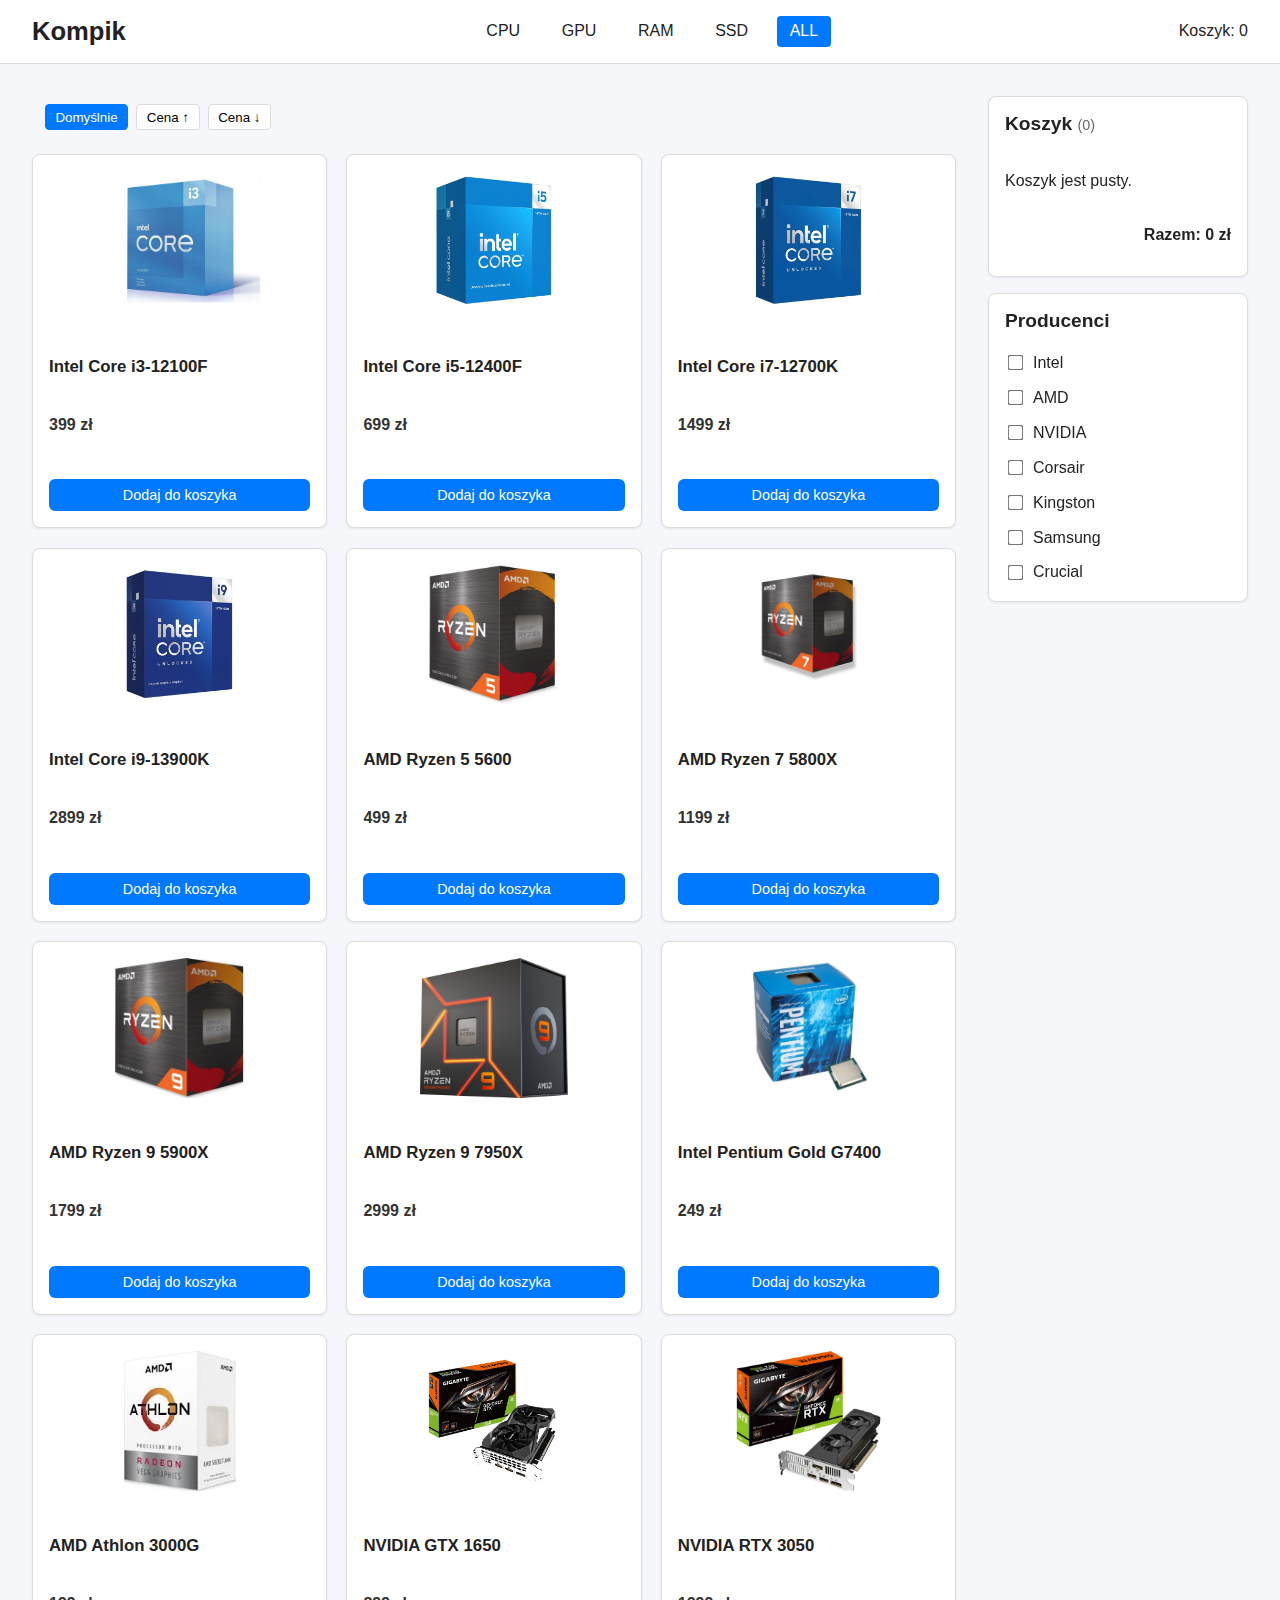
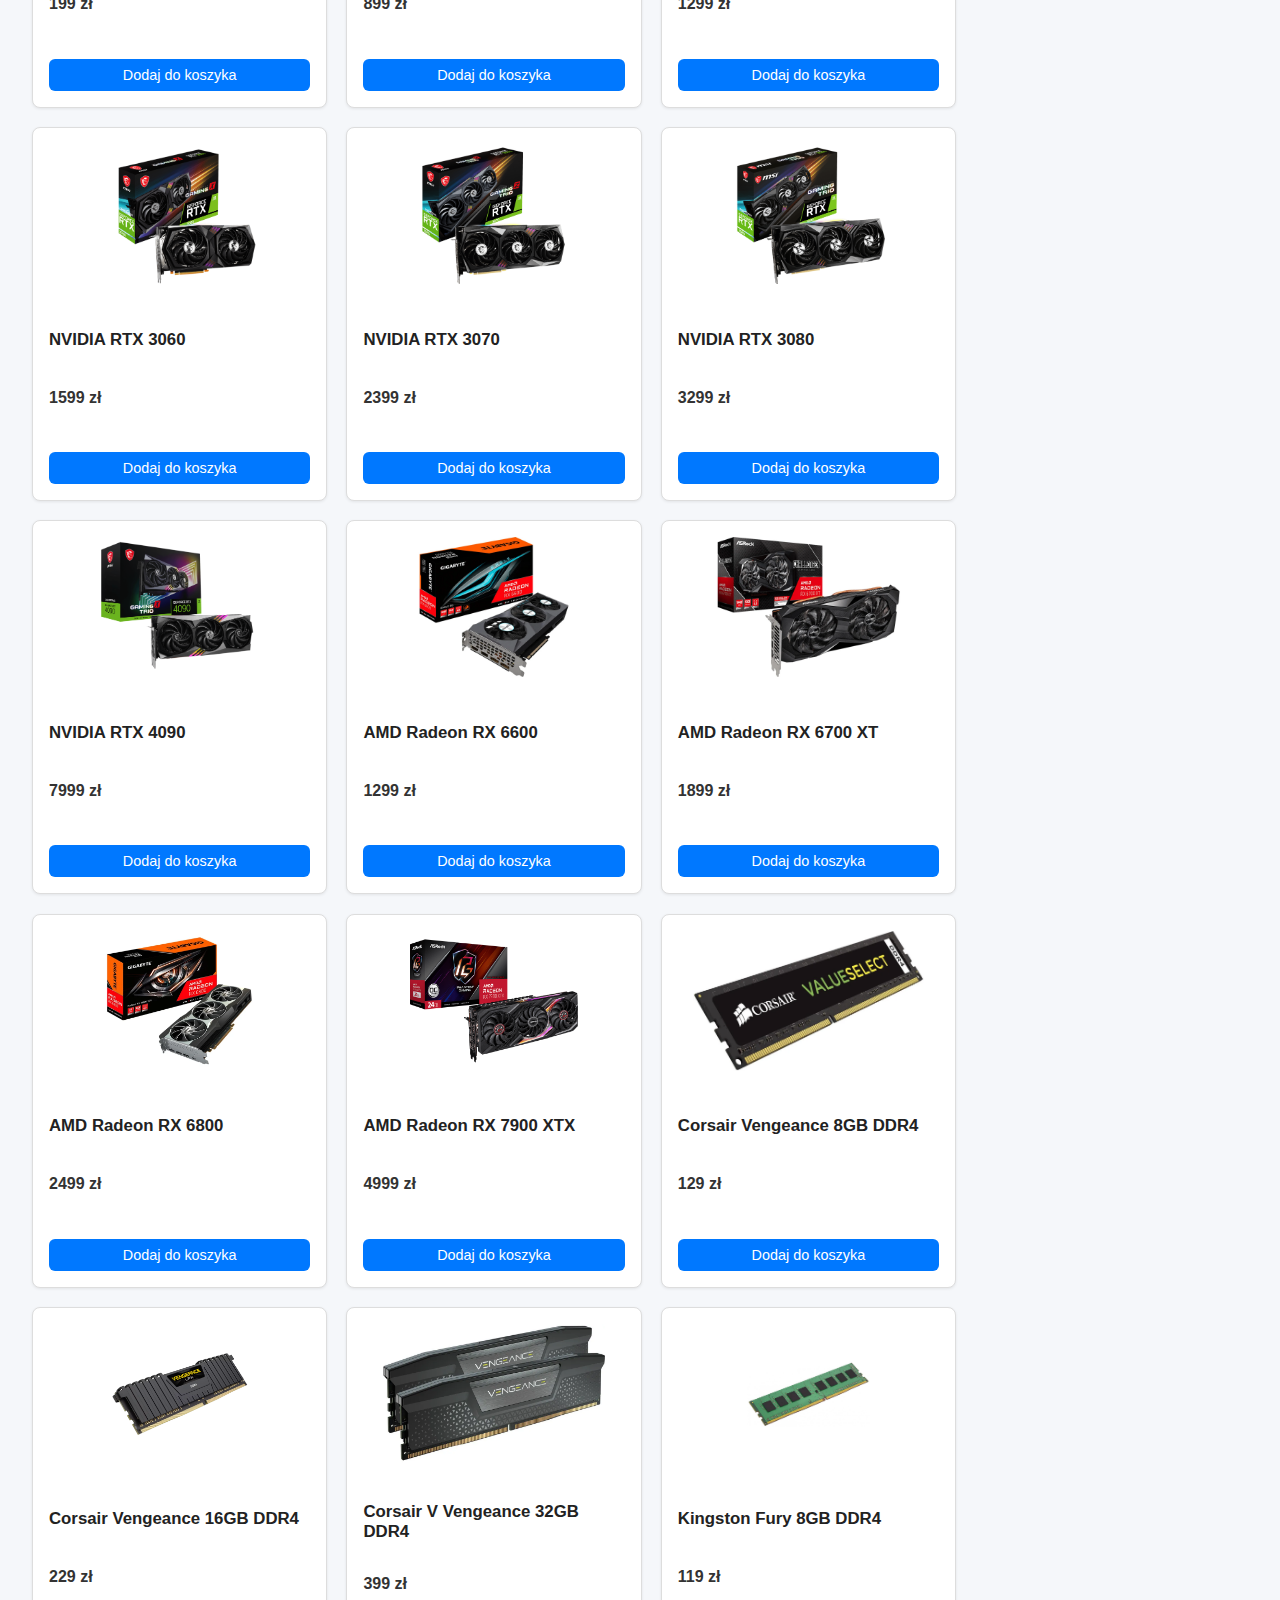
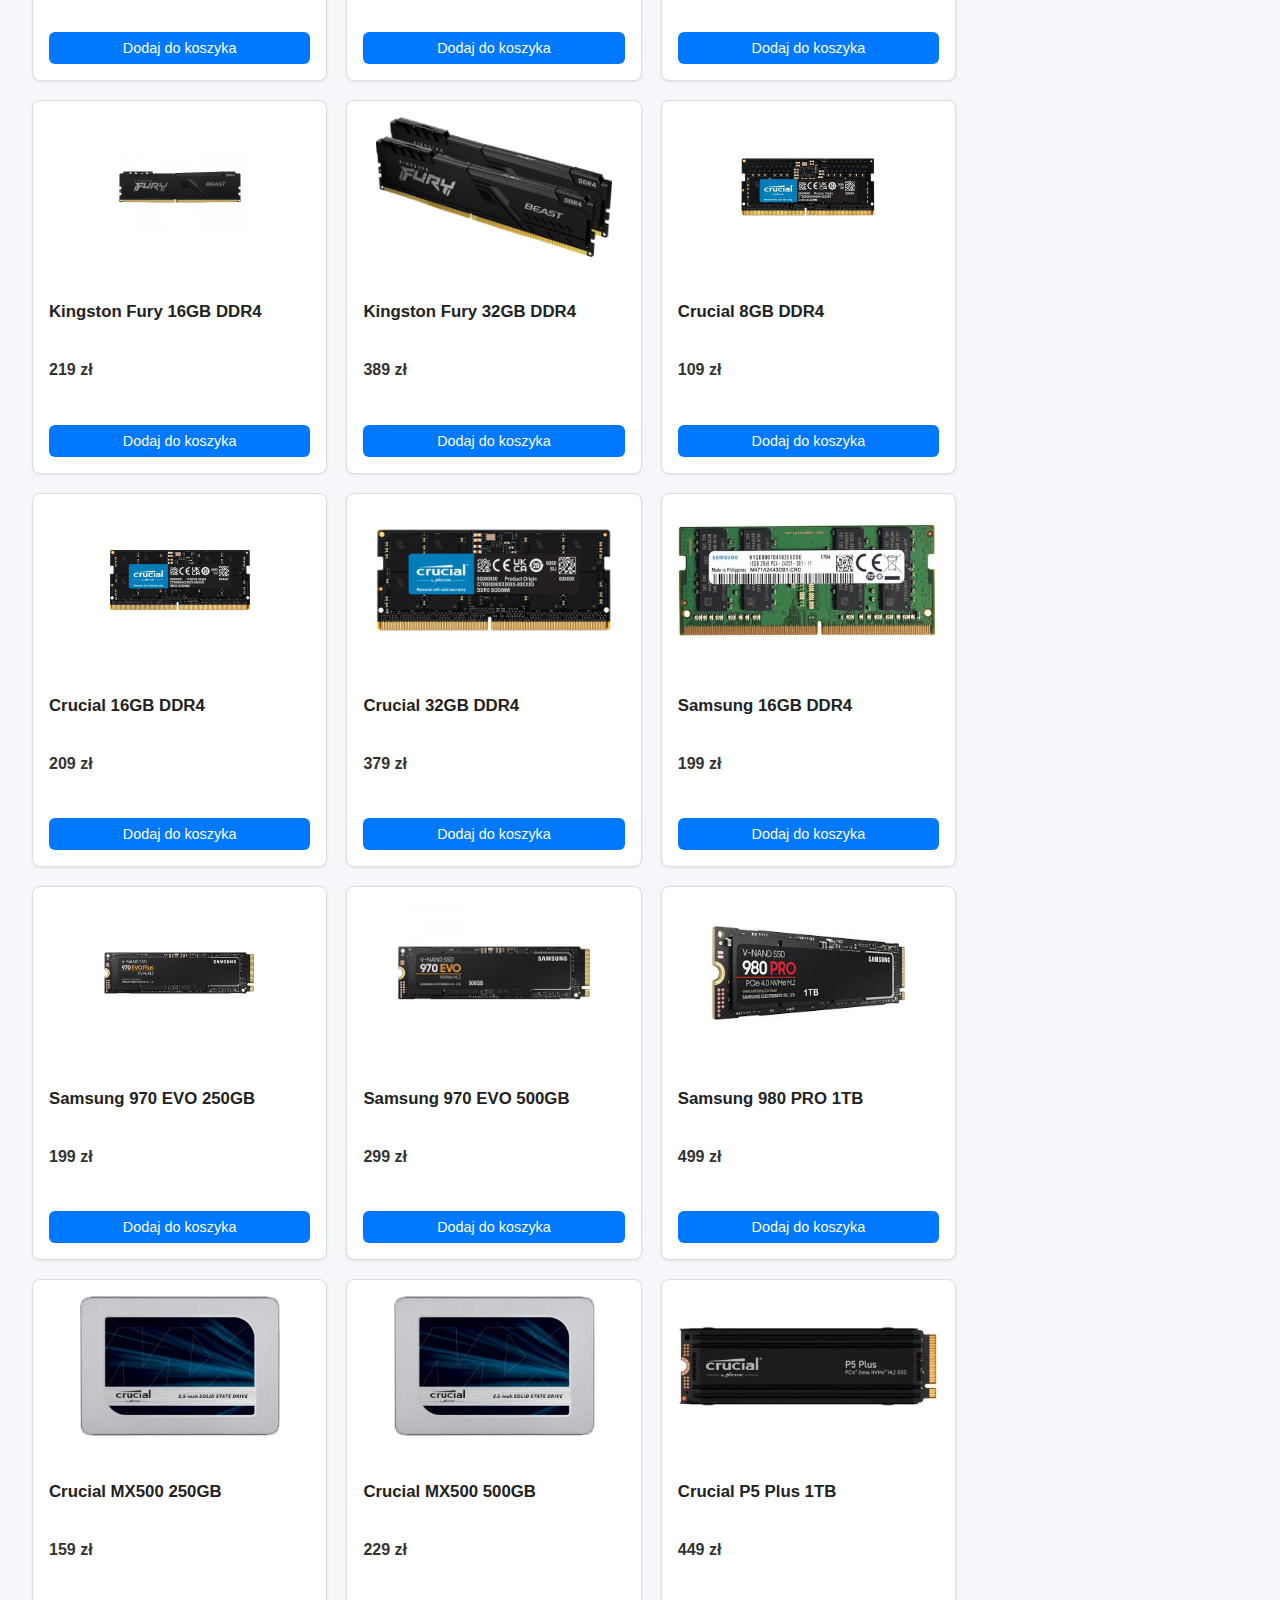
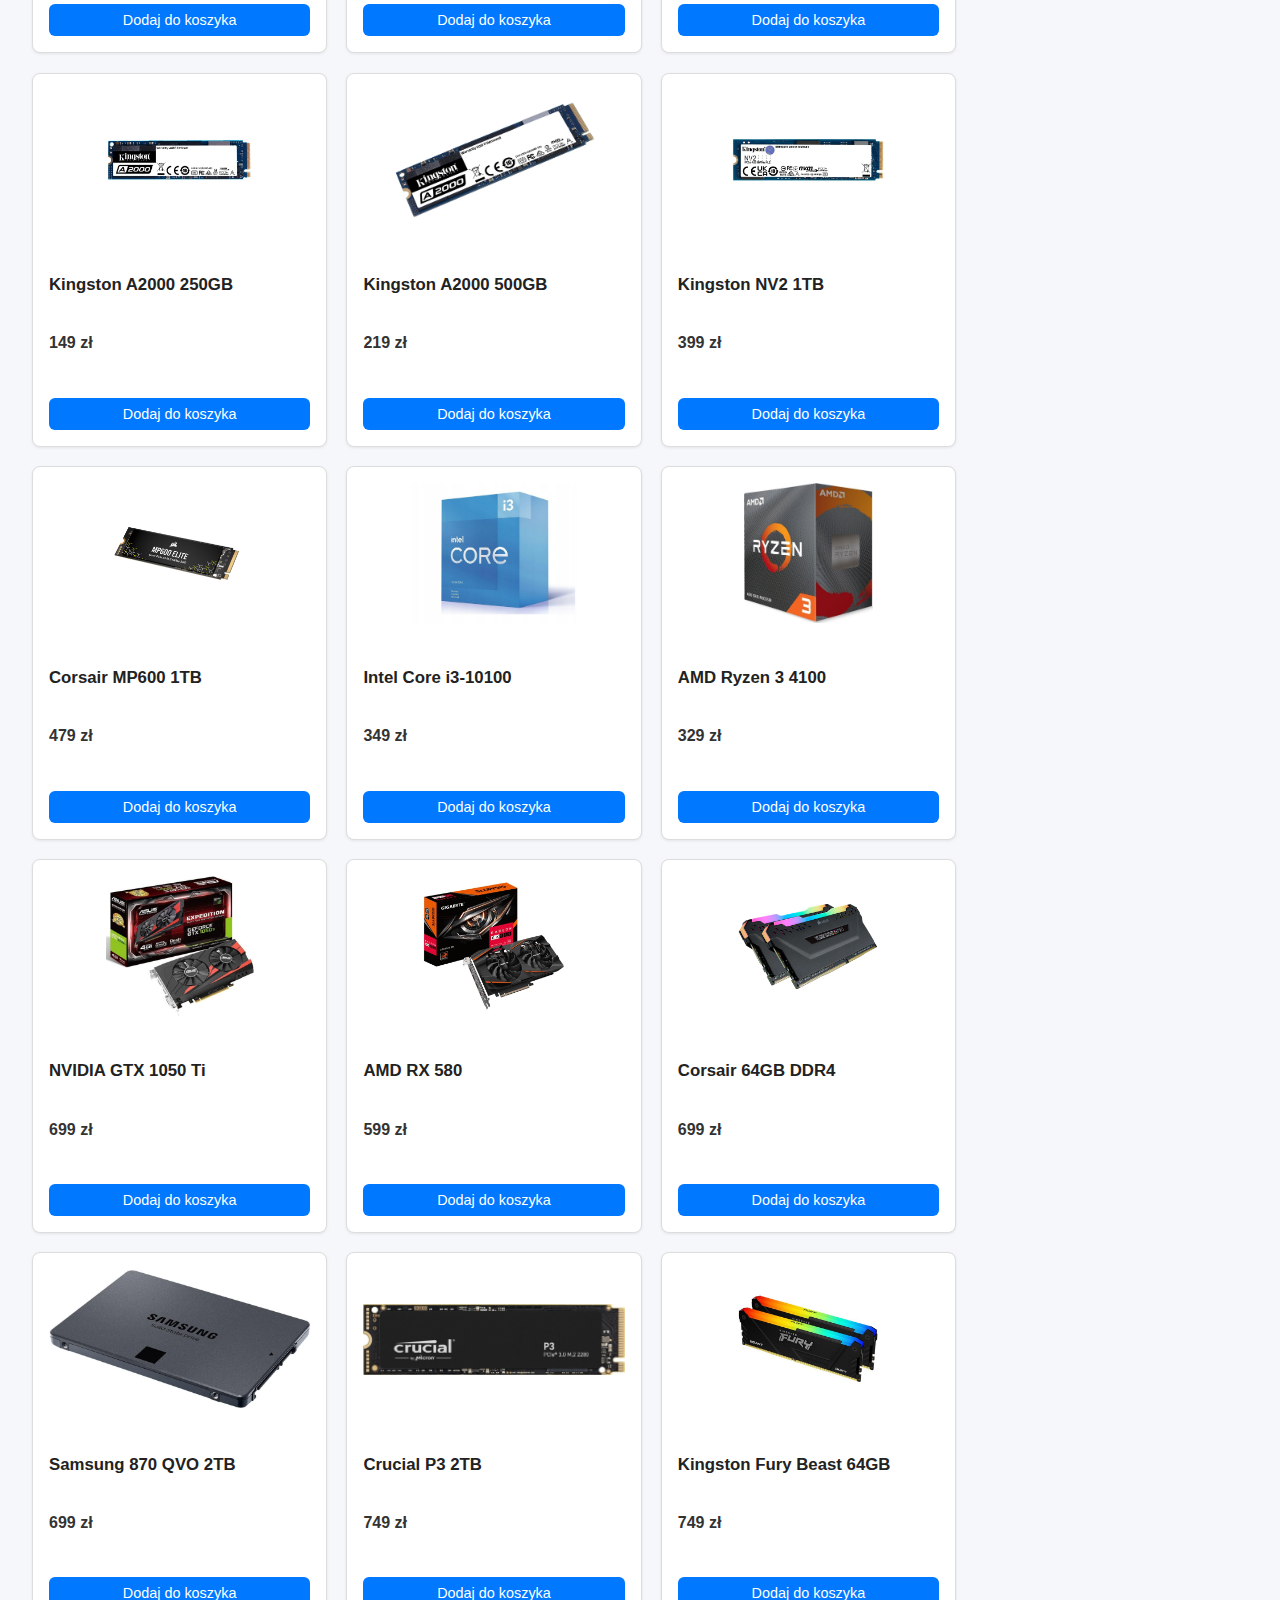
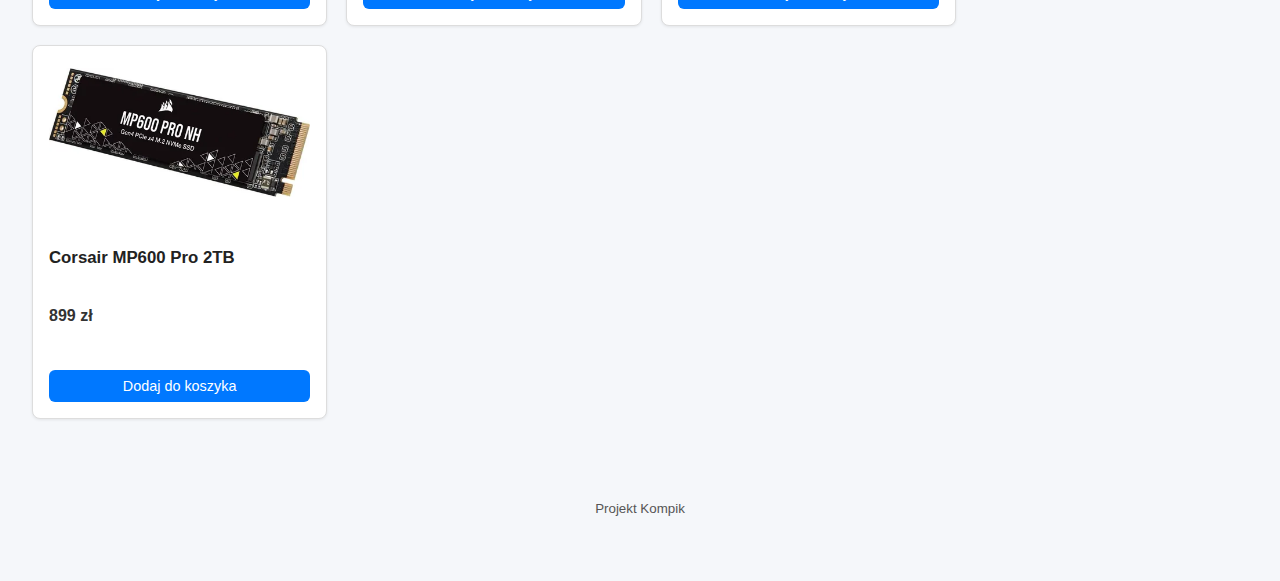
<file: src/index.html>
<!doctype html>
<html lang="pl">
  <head>
    <meta charset="UTF-8" />
    <title>Kompik</title>
    <meta name="viewport" content="width=device-width, initial-scale=1.0" />

    <!-- Główne style aplikacji -->
    <link rel="stylesheet" href="./styles.css" />
  </head>

  <body>
    <!-- Górny pasek aplikacji -->
    <header class="app-header">
      <h1 class="logo">Kompik</h1>

      <nav class="top-categories">
        <category-filter></category-filter>
      </nav>

      <div class="cart-indicator">Koszyk: <span id="cart-count">0</span></div>
    </header>

    <!-- Główna część aplikacji -->
    <main class="app-main">
      <section class="products-section">
        <div class="top-bar">
          <sort-panel></sort-panel>
        </div>

        <div id="products-root"></div>
      </section>

      <aside class="right-sidebar">
        <div id="cart-root"></div>
        <brand-filter></brand-filter>
      </aside>
    </main>

    <!-- Stopka -->
    <footer class="app-footer">
      <small>Projekt Kompik</small>
    </footer>

    <!-- Główny moduł JS -->
    <script type="module" src="./main.js"></script>
  </body>
</html>
</file>
<file: src/styles.css>
/* ===========================
   RESET & GLOBAL
=========================== */

* {
  margin: 0;
  padding: 0;
  box-sizing: border-box;
  font-family: 'Segoe UI', Roboto, sans-serif;
}

:root {
  --accent: #0078ff;
  --bg-light: #f5f7fa;
  --panel-bg: #ffffff;
  --border: #dcdcdc;
  --text-dark: #222;
  --text-light: #555;
}

body {
  background: var(--bg-light);
  color: var(--text-dark);
  padding-bottom: 3rem;
}

/* ===========================
   HEADER
=========================== */

.app-header {
  background: var(--panel-bg);
  padding: 1rem 2rem;
  border-bottom: 1px solid var(--border);
  display: flex;
  justify-content: space-between;
  align-items: center;
}

.app-header h1 {
  font-size: 1.6rem;
  font-weight: 600;
}

.top-categories {
  display: flex;
  align-items: center;
  justify-content: center;
  flex: 1;
}

.category-menu {
  display: flex;
  gap: 0.8rem;
}

.category-menu button {
  background: transparent;
  border: none;
  padding: 0.4rem 0.8rem;
  font-size: 0.95rem;
  cursor: pointer;
  color: var(--text-dark);
  border-radius: 4px;
  transition: 0.2s;
}

.category-menu button:hover {
  background: rgba(0, 0, 0, 0.05);
}

.category-menu button.active {
  background: var(--accent);
  color: white;
}

/* ===========================
   MAIN LAYOUT
=========================== */

.app-main {
  display: flex;
  gap: 2rem;
  padding: 2rem;
  max-width: 1300px;
  margin: 0 auto;
}

/* ===========================
   PRODUCTS SECTION
=========================== */

.products-section {
  flex: 3;
  display: flex;
  flex-direction: column;
  gap: 1rem;
}

#products-root {
  display: grid;
  grid-template-columns: repeat(auto-fill, minmax(240px, 1fr));
  gap: 1.2rem;
}

/* ===========================
   FILTER PANELS (sort, category, brand)
=========================== */

.filter-panel,
.sort-panel,
.brand-panel,
.brand-section {
  background: var(--panel-bg);
  border: 1px solid var(--border);
  border-radius: 8px;
  padding: 1rem;
  width: 260px;
  box-shadow: 0 1px 3px rgba(0, 0, 0, 0.08);
}

.filter-panel strong,
.sort-panel strong,
.brand-panel strong,
.brand-section h2 {
  display: block;
  margin-bottom: 0.5rem;
  font-size: 1.1rem;
  font-weight: 600;
}

.filter-panel button,
.sort-panel button {
  padding: 0.4rem 0.8rem;
  border: 1px solid var(--border);
  background: #eee;
  border-radius: 4px;
  cursor: pointer;
}

.filter-panel button.active,
.sort-panel button.active {
  background: var(--accent);
  color: white;
  border-color: var(--accent);
}

/* Brand checkboxes */

.brand-section label,
.brand-panel label {
  display: flex;
  align-items: center;
  gap: 0.5rem;
  cursor: pointer;
  padding: 0.2rem 0;
}

.brand-section input[type='checkbox'],
.brand-panel input[type='checkbox'] {
  transform: scale(1.2);
}

/* ===========================
   CART SECTION
=========================== */

.cart-section {
  background: var(--panel-bg);
  border: 1px solid var(--border);
  border-radius: 8px;
  padding: 1rem;
  display: flex;
  flex-direction: column;
  gap: 0.8rem;
  min-height: 200px;
  height: fit-content;
  box-shadow: 0 1px 3px rgba(0, 0, 0, 0.08);
}

.cart-section h2 {
  margin-bottom: 0.5rem;
  font-size: 1.2rem;
  font-weight: 600;
}

.cart-item,
.item {
  display: flex;
  justify-content: space-between;
  align-items: center;
  padding: 0.4rem 0;
  border-bottom: 1px solid #eee;
}

.cart-item:last-child,
.item:last-child {
  border-bottom: none;
}

.cart-item button,
.item button {
  background: #d93025;
  color: white;
  border: none;
  padding: 0.3rem 0.6rem;
  border-radius: 4px;
  cursor: pointer;
  font-size: 0.85rem;
  transition: 0.2s;
}

.cart-item button:hover,
.item button:hover {
  background: #b1271b;
}

/* Sticky sidebar */

.right-sidebar {
  width: 260px;
  flex-shrink: 0;
  display: flex;
  flex-direction: column;
  gap: 1rem;
  position: sticky;
  top: 1rem;
  height: fit-content;
}

/* ===========================
   FOOTER
=========================== */

.app-footer {
  text-align: center;
  padding: 1rem;
  margin-top: 2rem;
  color: var(--text-light);
}
</file>
